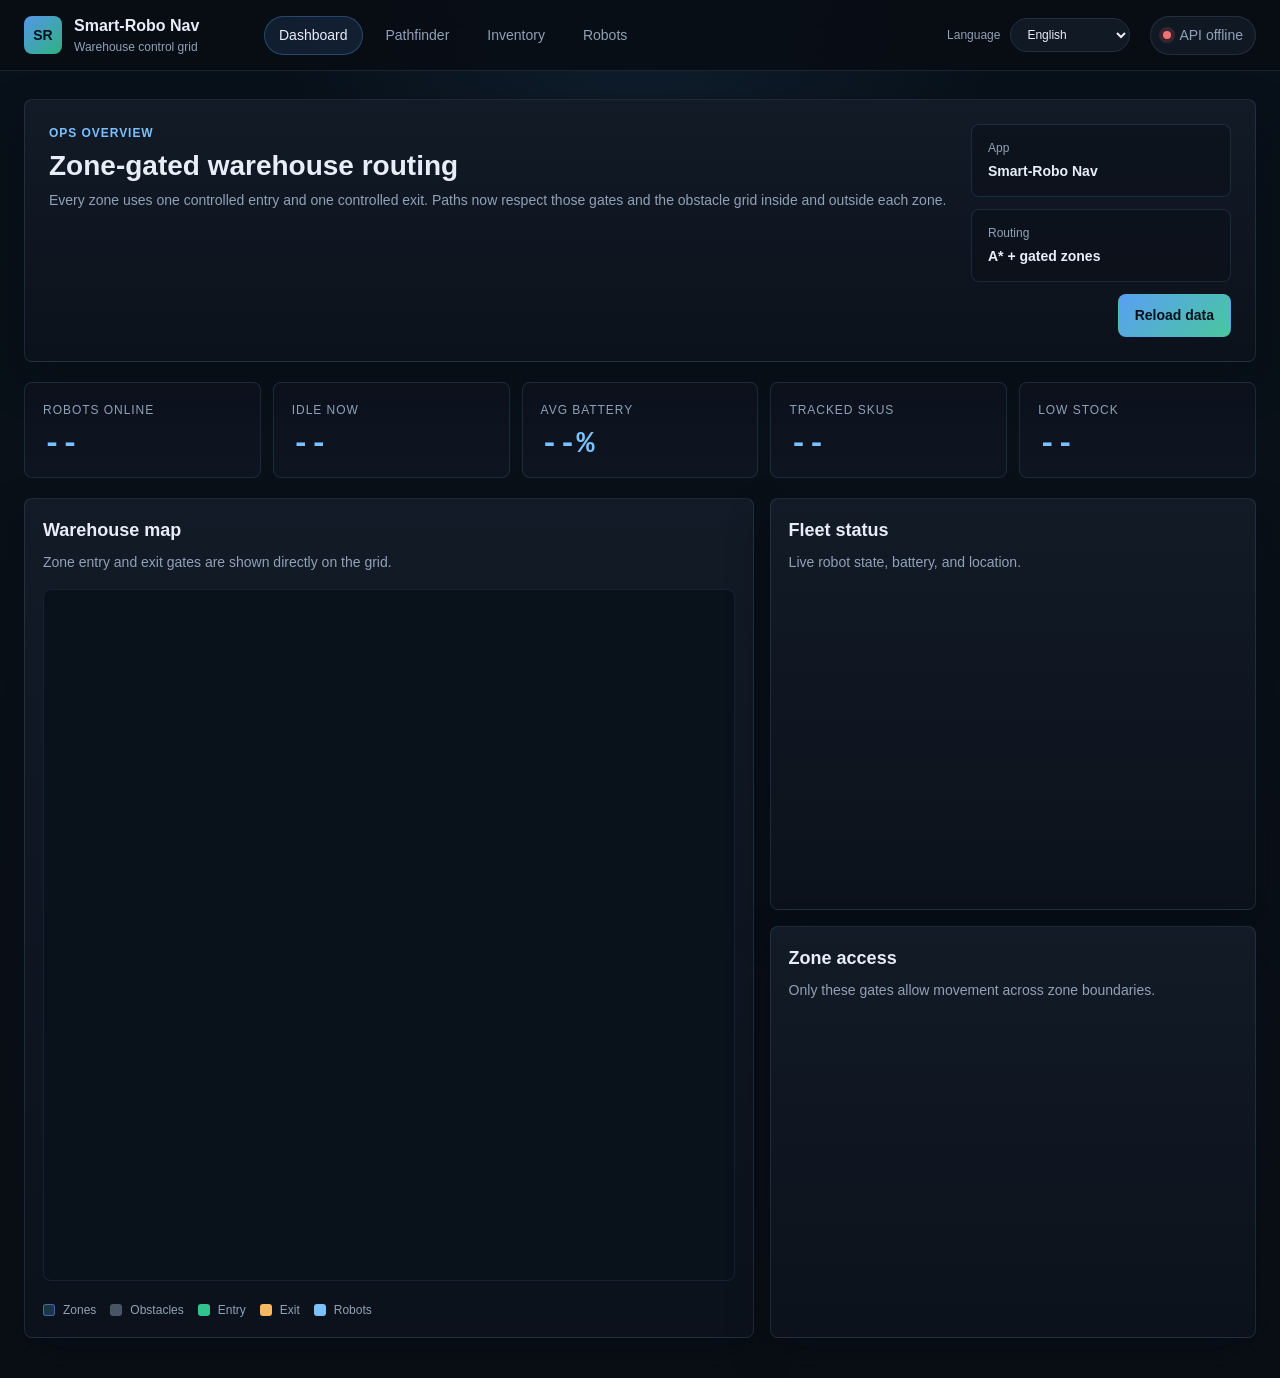
<file: web/index.html>
<!DOCTYPE html>
<html lang="en">
<head>
  <meta charset="UTF-8" />
  <meta name="viewport" content="width=device-width, initial-scale=1.0" />
  <title>Smart-Robo Nav | Warehouse Control</title>
  <link rel="stylesheet" href="style.css" />
</head>
<body>
  <header class="topbar">
    <div class="brand-lockup">
      <span class="brand-mark">SR</span>
      <div class="brand-copy">
        <span class="brand-name" data-i18n="brand.name">Smart-Robo Nav</span>
        <span class="brand-subtitle" data-i18n="brand.subtitle">Warehouse control grid</span>
      </div>
    </div>

    <nav class="topbar-nav" aria-label="Primary">
      <button class="nav-btn active" data-panel="dashboard" data-i18n="nav.dashboard">Dashboard</button>
      <button class="nav-btn" data-panel="pathfinder" data-i18n="nav.pathfinder">Pathfinder</button>
      <button class="nav-btn" data-panel="inventory" data-i18n="nav.inventory">Inventory</button>
      <button class="nav-btn" data-panel="robots" data-i18n="nav.robots">Robots</button>
    </nav>

    <label class="language-switcher">
      <span data-i18n="language.label">Language</span>
      <select id="language-select" aria-label="Language selector">
        <option value="en">English</option>
        <option value="hi">हिंदी</option>
        <option value="te">తెలుగు</option>
      </select>
    </label>

    <div class="status-pill">
      <span id="api-status" class="status-dot offline"></span>
      <span id="api-label" data-i18n="status.connecting">Connecting</span>
    </div>
  </header>

  <main class="content">
    <section id="panel-dashboard" class="panel active">
      <div class="hero-band">
        <div class="hero-copy">
          <p class="eyebrow" data-i18n="dashboard.eyebrow">Ops overview</p>
          <h1 data-i18n="dashboard.title">Zone-gated warehouse routing</h1>
          <p class="hero-text" data-i18n="dashboard.description">
            Every zone uses one controlled entry and one controlled exit. Paths now respect those gates and the obstacle grid inside and outside each zone.
          </p>
        </div>
        <div class="hero-meta">
          <div class="meta-chip">
            <span class="meta-label" data-i18n="dashboard.meta.app">App</span>
            <span class="meta-value" data-i18n="brand.name">Smart-Robo Nav</span>
          </div>
          <div class="meta-chip">
            <span class="meta-label" data-i18n="dashboard.meta.routing">Routing</span>
            <span class="meta-value" data-i18n="dashboard.meta.routingValue">A* + gated zones</span>
          </div>
          <button class="btn btn-primary" id="refresh-btn" data-i18n="actions.reload">Reload data</button>
        </div>
      </div>

      <div class="stats-grid" id="stats-row">
        <div class="stat-card">
          <span class="stat-label" data-i18n="stats.robotsOnline">Robots online</span>
          <span class="stat-val" id="stat-robots">--</span>
        </div>
        <div class="stat-card">
          <span class="stat-label" data-i18n="stats.idleNow">Idle now</span>
          <span class="stat-val" id="stat-idle">--</span>
        </div>
        <div class="stat-card">
          <span class="stat-label" data-i18n="stats.avgBattery">Avg battery</span>
          <span class="stat-val" id="stat-battery">--%</span>
        </div>
        <div class="stat-card">
          <span class="stat-label" data-i18n="stats.trackedSkus">Tracked SKUs</span>
          <span class="stat-val" id="stat-items">--</span>
        </div>
        <div class="stat-card">
          <span class="stat-label" data-i18n="stats.lowStock">Low stock</span>
          <span class="stat-val" id="stat-lowstock">--</span>
        </div>
      </div>

      <div class="dashboard-grid">
        <section class="surface">
          <div class="surface-header">
            <div>
              <h2 data-i18n="map.title">Warehouse map</h2>
              <p class="section-copy" data-i18n="map.description">Zone entry and exit gates are shown directly on the grid.</p>
            </div>
          </div>
          <canvas id="map-canvas" width="520" height="520"></canvas>
          <div class="legend-row">
            <span class="legend-item"><i class="swatch swatch-zone"></i><span data-i18n="legend.zones">Zones</span></span>
            <span class="legend-item"><i class="swatch swatch-obstacle"></i><span data-i18n="legend.obstacles">Obstacles</span></span>
            <span class="legend-item"><i class="swatch swatch-entry"></i><span data-i18n="legend.entry">Entry</span></span>
            <span class="legend-item"><i class="swatch swatch-exit"></i><span data-i18n="legend.exit">Exit</span></span>
            <span class="legend-item"><i class="swatch swatch-robot"></i><span data-i18n="legend.robots">Robots</span></span>
          </div>
        </section>

        <div class="stack">
          <section class="surface">
            <div class="surface-header">
              <div>
                <h2 data-i18n="fleet.title">Fleet status</h2>
                <p class="section-copy" data-i18n="fleet.description">Live robot state, battery, and location.</p>
              </div>
            </div>
            <div id="fleet-list" class="robot-list"></div>
          </section>

          <section class="surface">
            <div class="surface-header">
              <div>
                <h2 data-i18n="zones.title">Zone access</h2>
                <p class="section-copy" data-i18n="zones.description">Only these gates allow movement across zone boundaries.</p>
              </div>
            </div>
            <div id="zone-access-list" class="zone-access-list"></div>
          </section>
        </div>
      </div>
    </section>

    <section id="panel-pathfinder" class="panel">
      <div class="panel-header">
        <div>
          <p class="eyebrow" data-i18n="pathfinder.eyebrow">Routing</p>
          <h1 data-i18n="pathfinder.title">Pathfinder</h1>
        </div>
      </div>

      <div class="tool-grid">
        <section class="surface">
          <div class="surface-header">
            <div>
              <h2 data-i18n="pathfinder.findTitle">Find path</h2>
              <p class="section-copy" data-i18n="pathfinder.findDescription">The route respects zone gates and obstacles automatically.</p>
            </div>
          </div>
          <div class="form-grid">
            <label>
              <span data-i18n="pathfinder.startX">Start X</span>
              <input type="number" id="sx" value="0" min="0" max="19" />
            </label>
            <label>
              <span data-i18n="pathfinder.startY">Start Y</span>
              <input type="number" id="sy" value="0" min="0" max="19" />
            </label>
            <label>
              <span data-i18n="pathfinder.goalX">Goal X</span>
              <input type="number" id="gx" value="8" min="0" max="19" />
            </label>
            <label>
              <span data-i18n="pathfinder.goalY">Goal Y</span>
              <input type="number" id="gy" value="2" min="0" max="19" />
            </label>
          </div>
          <button class="btn btn-primary" id="find-path-btn" data-i18n="actions.findPath">Find path</button>
          <div id="path-result" class="result-box hidden"></div>
        </section>

        <section class="surface">
          <div class="surface-header">
            <div>
              <h2 data-i18n="pathfinder.visualTitle">Path visual</h2>
              <p class="section-copy" data-i18n="pathfinder.visualDescription">Start, goal, and routed cells are plotted on the same gated map.</p>
            </div>
          </div>
          <canvas id="path-canvas" width="520" height="520"></canvas>
        </section>
      </div>

      <section class="surface">
        <div class="surface-header">
          <div>
            <h2 data-i18n="pick.title">Pick route optimizer</h2>
            <p class="section-copy" data-i18n="pick.description">Orders stops using the live traversable distance, not straight-line distance.</p>
          </div>
        </div>
        <label class="field-block">
          <span data-i18n="pick.itemIds">Item IDs</span>
          <input type="text" id="pick-items" placeholder="ITM001, ITM003, ITM005" data-i18n-placeholder="pick.placeholder" />
        </label>
        <button class="btn btn-primary" id="pick-btn" data-i18n="actions.optimizeRoute">Optimize route</button>
        <div id="pick-result" class="result-box hidden"></div>
      </section>
    </section>

    <section id="panel-inventory" class="panel">
      <div class="panel-header">
        <div>
          <p class="eyebrow" data-i18n="inventory.eyebrow">Stock</p>
          <h1 data-i18n="inventory.title">Inventory</h1>
        </div>
        <input type="text" id="item-search" placeholder="Search items" class="search-input" data-i18n-placeholder="inventory.searchPlaceholder" />
      </div>

      <section class="surface">
        <table class="data-table" id="items-table">
          <thead>
            <tr>
              <th data-i18n="table.id">ID</th>
              <th data-i18n="table.name">Name</th>
              <th data-i18n="table.category">Category</th>
              <th data-i18n="table.qty">Qty</th>
              <th data-i18n="table.reorder">Reorder</th>
              <th data-i18n="table.location">Location</th>
              <th data-i18n="table.status">Status</th>
            </tr>
          </thead>
          <tbody id="items-tbody"></tbody>
        </table>
        <div id="items-pagination" class="pagination"></div>
      </section>
    </section>

    <section id="panel-robots" class="panel">
      <div class="panel-header">
        <div>
          <p class="eyebrow" data-i18n="robots.eyebrow">Fleet</p>
          <h1 data-i18n="robots.title">Robot fleet</h1>
        </div>
      </div>
      <div id="robot-cards" class="robot-grid"></div>
    </section>
  </main>

  <div id="toast" class="toast hidden"></div>

  <script src="app.js"></script>
</body>
</html>
</file>
<file: web/style.css>
*,
*::before,
*::after {
  box-sizing: border-box;
}

html,
body {
  margin: 0;
  min-height: 100%;
}

:root {
  --bg: #0a0f16;
  --bg-soft: #101722;
  --surface: #121b27;
  --surface-strong: #172232;
  --border: #223044;
  --border-soft: rgba(144, 177, 216, 0.14);
  --text: #e8eef8;
  --muted: #91a1b7;
  --accent: #5ea6ff;
  --accent-strong: #7bc1ff;
  --good: #31c48d;
  --warn: #f4b860;
  --danger: #f87171;
  --zone: rgba(94, 166, 255, 0.22);
  --radius: 8px;
  --shadow: 0 18px 40px rgba(3, 9, 17, 0.35);
  --font-mono: "SFMono-Regular", Consolas, "Liberation Mono", Menlo, monospace;
  --font-sans: Inter, "Segoe UI", Roboto, Arial, sans-serif;
}

body {
  background:
    radial-gradient(circle at top, rgba(94, 166, 255, 0.09), transparent 24%),
    linear-gradient(180deg, #08111a 0%, #0a0f16 100%);
  color: var(--text);
  font: 14px/1.5 var(--font-sans);
}

button,
input {
  font: inherit;
}

select {
  font: inherit;
}

.topbar {
  position: sticky;
  top: 0;
  z-index: 50;
  display: flex;
  align-items: center;
  gap: 20px;
  padding: 14px 24px;
  border-bottom: 1px solid var(--border-soft);
  background: rgba(8, 13, 20, 0.88);
  backdrop-filter: blur(18px);
}

.brand-lockup {
  display: flex;
  align-items: center;
  gap: 12px;
  min-width: 220px;
}

.brand-mark {
  display: inline-flex;
  align-items: center;
  justify-content: center;
  width: 38px;
  height: 38px;
  border-radius: 8px;
  background: linear-gradient(135deg, rgba(94, 166, 255, 0.9), rgba(49, 196, 141, 0.9));
  color: #06111c;
  font-weight: 800;
  letter-spacing: 0;
}

.brand-copy {
  display: flex;
  flex-direction: column;
}

.brand-name {
  font-size: 16px;
  font-weight: 700;
}

.brand-subtitle {
  color: var(--muted);
  font-size: 12px;
}

.topbar-nav {
  display: flex;
  flex: 1;
  flex-wrap: wrap;
  gap: 8px;
}

.language-switcher {
  display: inline-flex;
  align-items: center;
  gap: 10px;
  color: var(--muted);
  font-size: 12px;
  white-space: nowrap;
}

.language-switcher select {
  border: 1px solid var(--border);
  border-radius: 999px;
  background: rgba(18, 27, 39, 0.92);
  color: var(--text);
  padding: 8px 12px;
  min-width: 120px;
}

.nav-btn {
  border: 1px solid transparent;
  border-radius: 999px;
  background: transparent;
  color: var(--muted);
  padding: 8px 14px;
  cursor: pointer;
  transition: border-color 0.16s ease, background 0.16s ease, color 0.16s ease;
}

.nav-btn:hover,
.nav-btn.active {
  color: var(--text);
  border-color: rgba(94, 166, 255, 0.3);
  background: rgba(94, 166, 255, 0.12);
}

.status-pill {
  display: inline-flex;
  align-items: center;
  gap: 8px;
  padding: 8px 12px;
  border: 1px solid var(--border-soft);
  border-radius: 999px;
  background: rgba(18, 27, 39, 0.92);
  color: var(--muted);
  white-space: nowrap;
}

.status-dot {
  width: 8px;
  height: 8px;
  border-radius: 50%;
  flex: 0 0 auto;
}

.status-dot.online {
  background: var(--good);
  box-shadow: 0 0 0 4px rgba(49, 196, 141, 0.16);
}

.status-dot.offline {
  background: var(--danger);
  box-shadow: 0 0 0 4px rgba(248, 113, 113, 0.16);
}

.content {
  max-width: 1320px;
  margin: 0 auto;
  padding: 28px 24px 40px;
}

.panel {
  display: none;
}

.panel.active {
  display: block;
}

.hero-band,
.surface {
  border: 1px solid var(--border-soft);
  border-radius: var(--radius);
  background: linear-gradient(180deg, rgba(18, 27, 39, 0.98), rgba(12, 18, 28, 0.98));
  box-shadow: var(--shadow);
}

.hero-band {
  display: flex;
  justify-content: space-between;
  gap: 24px;
  padding: 24px;
  margin-bottom: 20px;
}

.eyebrow {
  margin: 0 0 8px;
  color: var(--accent-strong);
  font-size: 12px;
  font-weight: 700;
  text-transform: uppercase;
  letter-spacing: 0.08em;
}

.hero-copy h1,
.panel-header h1 {
  margin: 0;
  font-size: 28px;
  line-height: 1.15;
}

.hero-text,
.section-copy {
  margin: 8px 0 0;
  color: var(--muted);
}

.hero-meta {
  display: flex;
  flex-direction: column;
  align-items: flex-end;
  gap: 12px;
  min-width: 260px;
}

.meta-chip {
  width: 100%;
  padding: 14px 16px;
  border: 1px solid rgba(94, 166, 255, 0.16);
  border-radius: var(--radius);
  background: rgba(10, 15, 22, 0.5);
}

.meta-label {
  display: block;
  color: var(--muted);
  font-size: 12px;
  margin-bottom: 4px;
}

.meta-value {
  font-weight: 600;
}

.stats-grid {
  display: grid;
  grid-template-columns: repeat(5, minmax(0, 1fr));
  gap: 12px;
  margin-bottom: 20px;
}

.stat-card {
  display: flex;
  flex-direction: column;
  gap: 10px;
  padding: 18px;
  border: 1px solid var(--border-soft);
  border-radius: var(--radius);
  background: linear-gradient(180deg, rgba(12, 18, 28, 0.95), rgba(14, 22, 34, 0.95));
}

.stat-label {
  color: var(--muted);
  font-size: 12px;
  text-transform: uppercase;
  letter-spacing: 0.08em;
}

.stat-val {
  color: var(--accent-strong);
  font: 700 30px/1 var(--font-mono);
}

.dashboard-grid {
  display: grid;
  grid-template-columns: minmax(0, 1.35fr) minmax(320px, 0.9fr);
  gap: 16px;
}

.stack {
  display: grid;
  gap: 16px;
}

.surface {
  padding: 18px;
}

.surface-header,
.panel-header {
  display: flex;
  align-items: start;
  justify-content: space-between;
  gap: 16px;
  margin-bottom: 16px;
}

.surface-header h2 {
  margin: 0;
  font-size: 18px;
}

.panel-header {
  margin-bottom: 18px;
}

.btn {
  display: inline-flex;
  align-items: center;
  justify-content: center;
  gap: 8px;
  border-radius: 8px;
  padding: 10px 16px;
  border: 1px solid transparent;
  cursor: pointer;
  transition: background 0.16s ease, border-color 0.16s ease, color 0.16s ease;
}

.btn-primary {
  background: linear-gradient(135deg, rgba(94, 166, 255, 0.95), rgba(76, 209, 165, 0.95));
  color: #07111b;
  font-weight: 700;
}

.btn-primary:hover {
  filter: brightness(1.05);
}

.btn-ghost {
  background: rgba(10, 15, 22, 0.62);
  color: var(--text);
  border-color: var(--border);
}

.btn-ghost:hover {
  border-color: rgba(94, 166, 255, 0.22);
}

.btn-sm {
  padding: 8px 12px;
}

.legend-row {
  display: flex;
  flex-wrap: wrap;
  gap: 14px;
  margin-top: 14px;
  color: var(--muted);
  font-size: 12px;
}

.legend-item {
  display: inline-flex;
  align-items: center;
  gap: 8px;
}

.swatch {
  width: 12px;
  height: 12px;
  border-radius: 3px;
  display: inline-block;
}

.swatch-zone {
  background: var(--zone);
  border: 1px solid rgba(94, 166, 255, 0.5);
}

.swatch-obstacle {
  background: #495567;
}

.swatch-entry {
  background: var(--good);
}

.swatch-exit {
  background: var(--warn);
}

.swatch-robot {
  background: #7bc1ff;
}

.robot-list,
.zone-access-list {
  display: grid;
  gap: 10px;
}

.robot-row,
.zone-row {
  display: flex;
  align-items: center;
  justify-content: space-between;
  gap: 16px;
  padding: 12px 14px;
  border: 1px solid rgba(144, 177, 216, 0.12);
  border-radius: 8px;
  background: rgba(9, 15, 24, 0.66);
}

.robot-title,
.zone-title {
  font-weight: 600;
}

.robot-meta,
.zone-meta {
  color: var(--muted);
  font-size: 12px;
}

.zone-gates {
  display: flex;
  gap: 12px;
  flex-wrap: wrap;
  color: var(--muted);
  font-family: var(--font-mono);
  font-size: 12px;
}

.badge {
  display: inline-flex;
  align-items: center;
  justify-content: center;
  padding: 4px 10px;
  border-radius: 999px;
  font-size: 11px;
  font-weight: 700;
}

.badge-ok {
  background: rgba(49, 196, 141, 0.16);
  color: #7ce3bb;
}

.badge-warn {
  background: rgba(244, 184, 96, 0.16);
  color: #ffd089;
}

.badge-danger {
  background: rgba(248, 113, 113, 0.16);
  color: #ffb0b0;
}

.tool-grid {
  display: grid;
  grid-template-columns: repeat(2, minmax(0, 1fr));
  gap: 16px;
  margin-bottom: 16px;
}

.form-grid {
  display: grid;
  grid-template-columns: repeat(2, minmax(0, 1fr));
  gap: 12px;
  margin-bottom: 16px;
}

label,
.field-block {
  display: grid;
  gap: 6px;
  color: var(--muted);
  font-size: 12px;
}

input[type="number"],
input[type="text"],
select {
  width: 100%;
  border: 1px solid var(--border);
  border-radius: 8px;
  background: rgba(9, 15, 24, 0.9);
  color: var(--text);
  padding: 10px 12px;
}

input:focus,
select:focus {
  outline: none;
  border-color: rgba(94, 166, 255, 0.6);
  box-shadow: 0 0 0 3px rgba(94, 166, 255, 0.12);
}

.field-block {
  margin-bottom: 14px;
}

.search-input {
  max-width: 280px;
}

.result-box {
  margin-top: 14px;
  padding: 14px;
  border: 1px solid var(--border);
  border-radius: 8px;
  background: rgba(8, 13, 20, 0.92);
  color: #b8f3d7;
  font-family: var(--font-mono);
  font-size: 12px;
  line-height: 1.7;
  white-space: pre-wrap;
}

.data-table {
  width: 100%;
  border-collapse: collapse;
}

.data-table th {
  text-align: left;
  padding: 12px;
  color: var(--muted);
  font-size: 11px;
  text-transform: uppercase;
  letter-spacing: 0.08em;
  border-bottom: 1px solid var(--border-soft);
}

.data-table td {
  padding: 12px;
  border-bottom: 1px solid rgba(144, 177, 216, 0.08);
}

.data-table tr:hover td {
  background: rgba(94, 166, 255, 0.04);
}

.pagination {
  display: flex;
  justify-content: flex-end;
  flex-wrap: wrap;
  gap: 8px;
  padding-top: 14px;
}

.pagination button {
  border: 1px solid var(--border);
  border-radius: 8px;
  background: rgba(9, 15, 24, 0.9);
  color: var(--text);
  min-width: 36px;
  height: 36px;
  cursor: pointer;
}

.pagination button.active {
  border-color: rgba(94, 166, 255, 0.4);
  background: rgba(94, 166, 255, 0.16);
}

.robot-grid {
  display: grid;
  grid-template-columns: repeat(auto-fill, minmax(270px, 1fr));
  gap: 14px;
}

.robot-card {
  border: 1px solid var(--border-soft);
  border-radius: 8px;
  background: linear-gradient(180deg, rgba(18, 27, 39, 0.98), rgba(11, 17, 26, 0.98));
  padding: 18px;
  box-shadow: var(--shadow);
}

.robot-card-header {
  display: flex;
  justify-content: space-between;
  align-items: start;
  gap: 14px;
  margin-bottom: 16px;
}

.robot-card-name {
  font-size: 16px;
  font-weight: 700;
}

.robot-card-id {
  color: var(--muted);
  font-size: 12px;
  font-family: var(--font-mono);
}

.battery-bar-wrap {
  margin: 12px 0;
}

.battery-bar-label,
.robot-stats {
  display: flex;
  justify-content: space-between;
  gap: 12px;
  color: var(--muted);
  font-size: 12px;
}

.robot-stats {
  margin-top: 12px;
}

.robot-stats b {
  color: var(--text);
}

.battery-bar {
  height: 8px;
  border-radius: 999px;
  background: rgba(34, 48, 68, 0.9);
  overflow: hidden;
  margin-top: 6px;
}

.battery-fill {
  height: 100%;
  border-radius: inherit;
}

.battery-fill.high {
  background: linear-gradient(90deg, #27c59a, #7ce3bb);
}

.battery-fill.medium {
  background: linear-gradient(90deg, #e8a94a, #ffd089);
}

.battery-fill.low {
  background: linear-gradient(90deg, #f87171, #ffb0b0);
}

.card-actions {
  display: flex;
  gap: 8px;
  margin-top: 16px;
}

canvas {
  width: 100%;
  height: auto;
  aspect-ratio: 1 / 1;
  border-radius: 8px;
  border: 1px solid rgba(94, 166, 255, 0.12);
  background: #09111a;
}

.toast {
  position: fixed;
  right: 24px;
  bottom: 24px;
  padding: 12px 16px;
  border: 1px solid var(--border);
  border-radius: 8px;
  background: rgba(12, 18, 28, 0.96);
  box-shadow: var(--shadow);
  z-index: 100;
}

.hidden {
  display: none !important;
}

@media (max-width: 1100px) {
  .stats-grid {
    grid-template-columns: repeat(3, minmax(0, 1fr));
  }

  .dashboard-grid,
  .tool-grid {
    grid-template-columns: 1fr;
  }

  .hero-band {
    flex-direction: column;
  }

  .hero-meta {
    align-items: stretch;
    min-width: 0;
  }
}

@media (max-width: 760px) {
  .topbar {
    flex-wrap: wrap;
    padding: 14px 16px;
  }

  .language-switcher {
    order: 3;
  }

  .content {
    padding: 20px 16px 32px;
  }

  .stats-grid {
    grid-template-columns: repeat(2, minmax(0, 1fr));
  }

  .form-grid {
    grid-template-columns: 1fr;
  }

  .search-input {
    max-width: none;
    width: 100%;
  }
}
</file>
